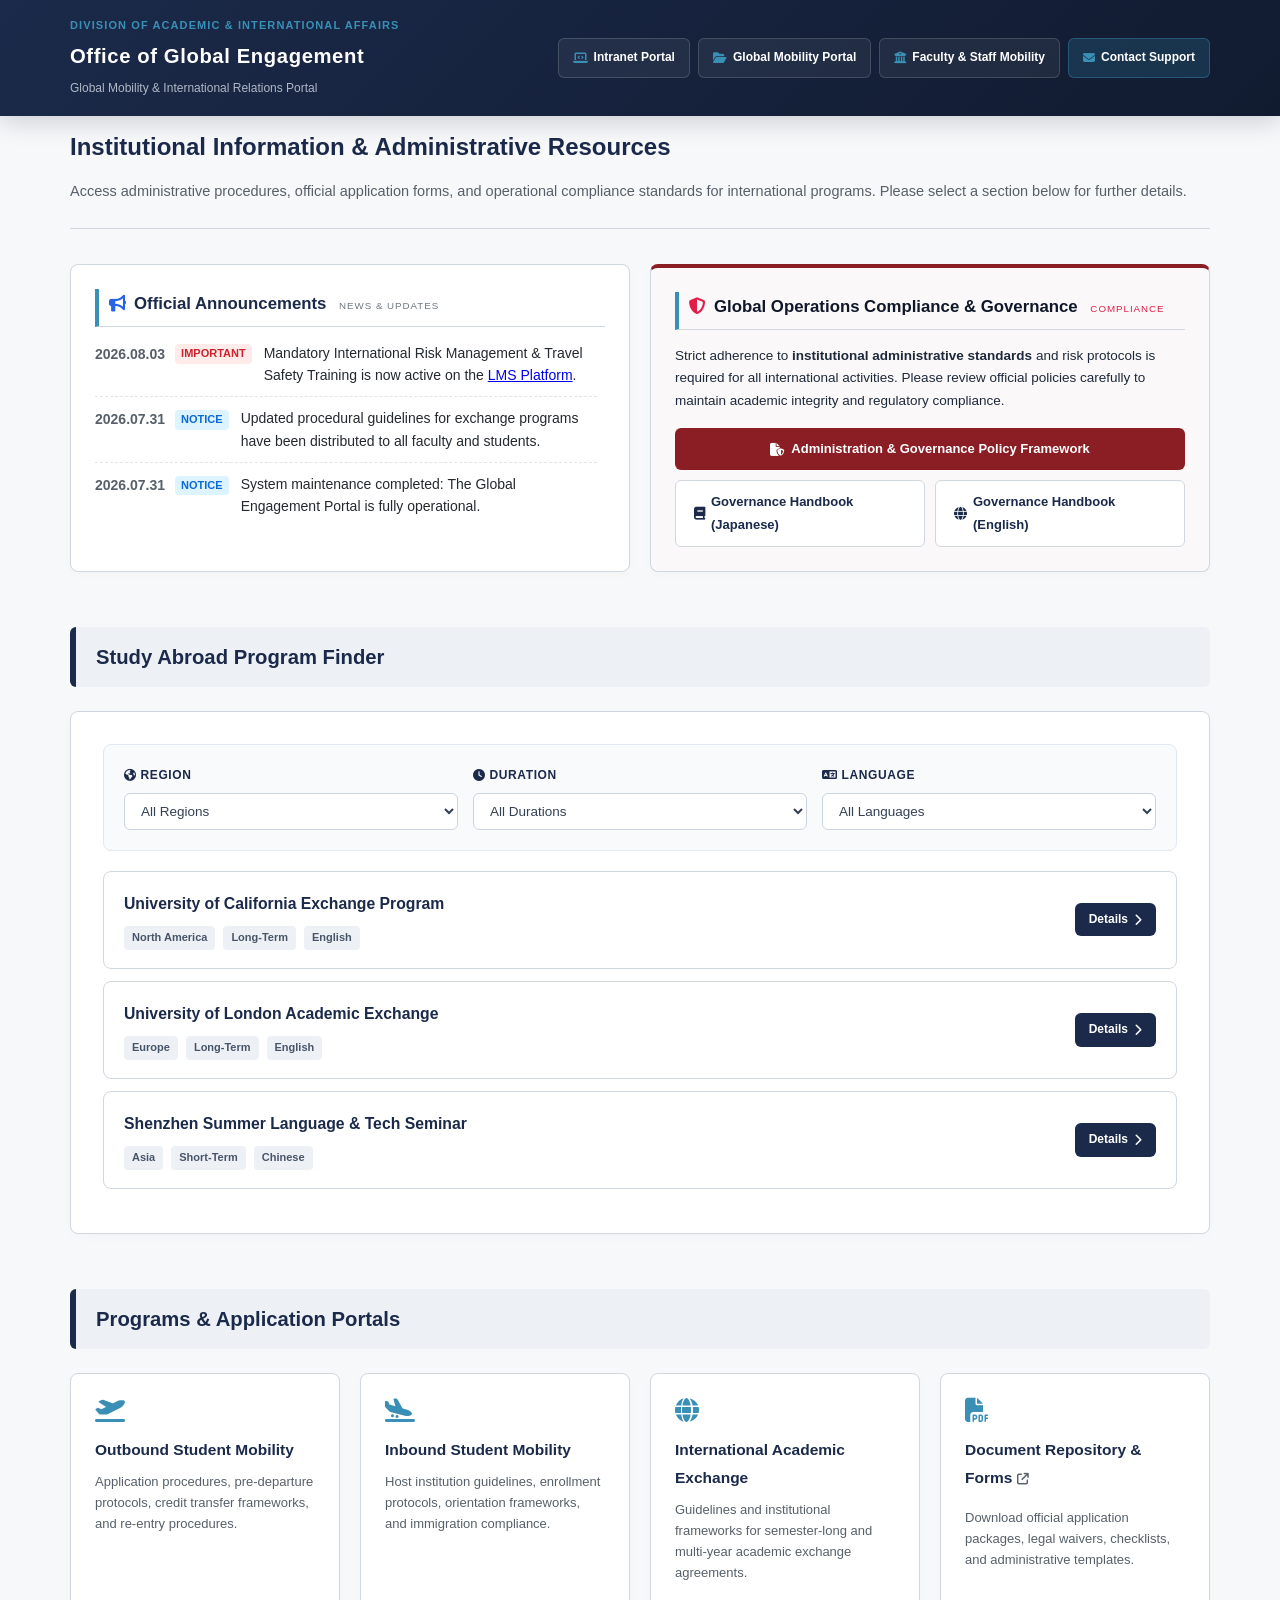
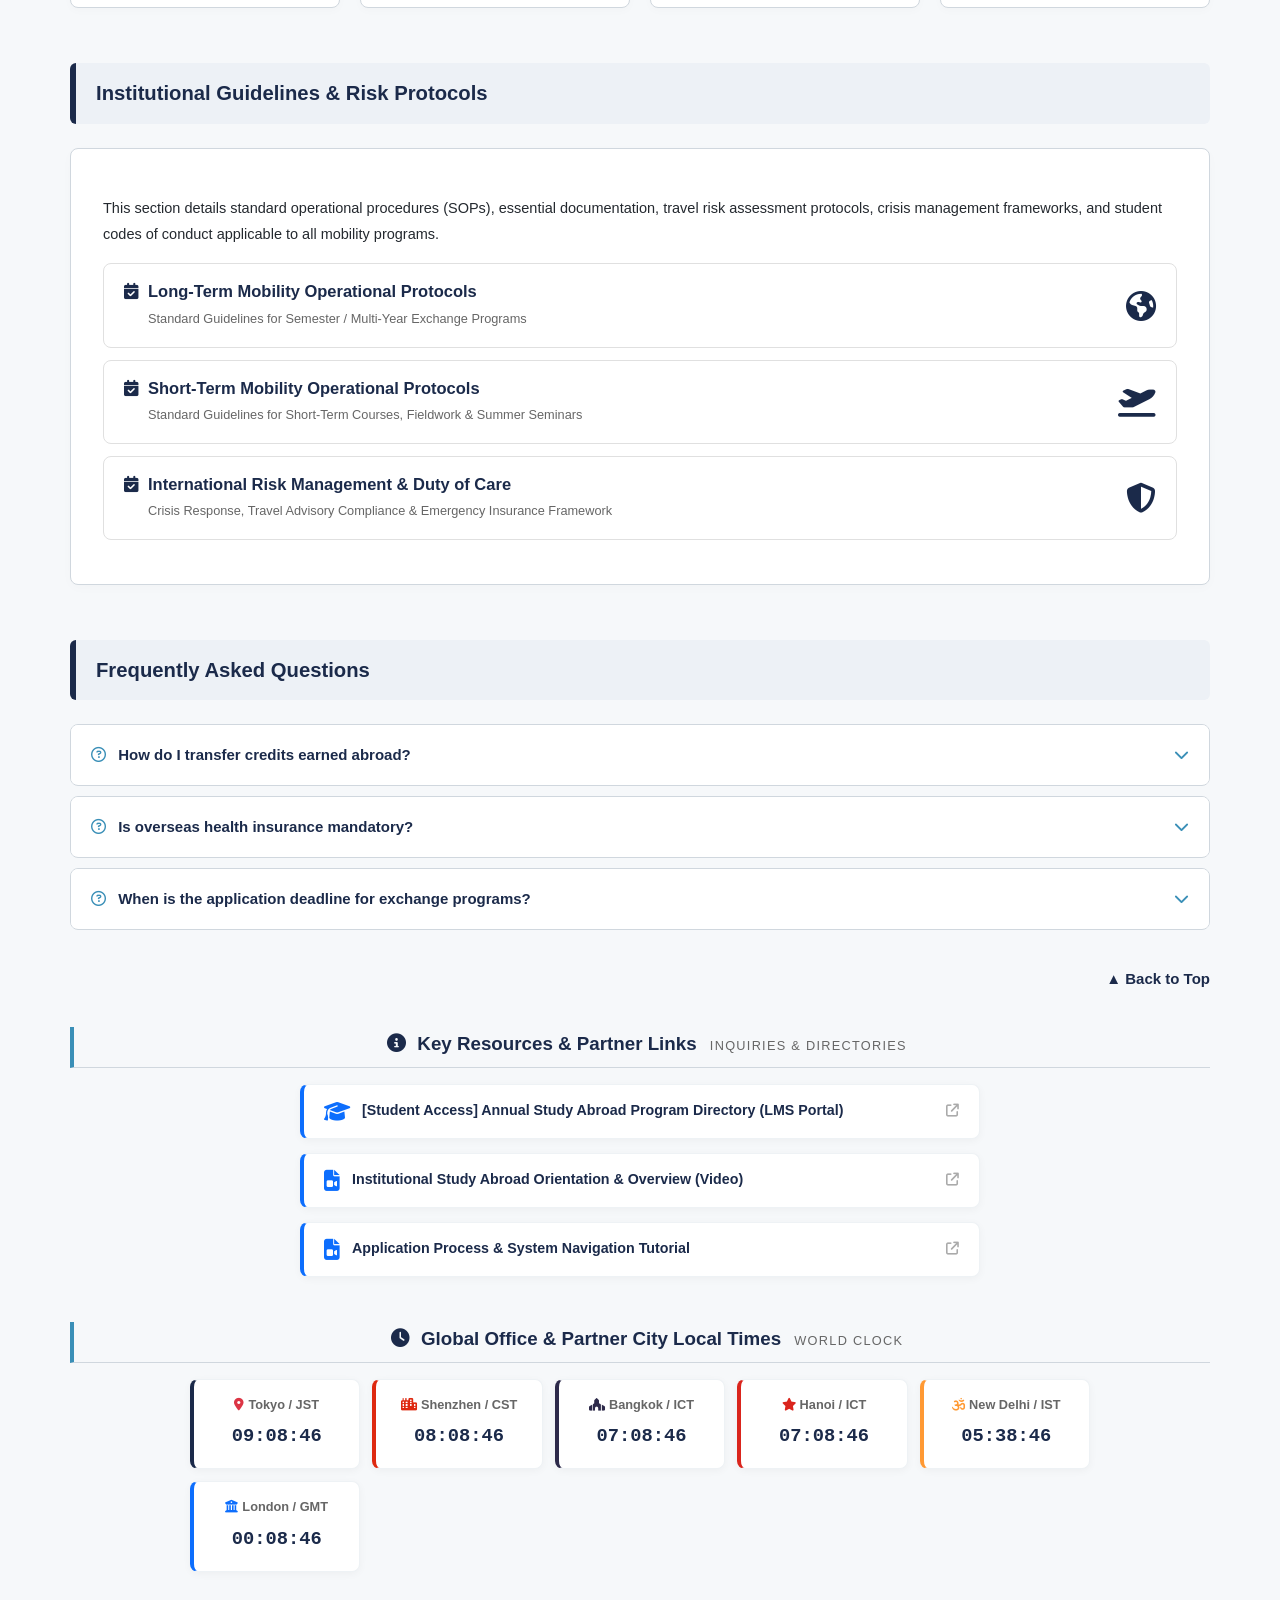
<file: index.html>
<!DOCTYPE html>
<html lang="en">
<head>
    <meta charset="UTF-8">
    <meta name="viewport" content="width=device-width, initial-scale=1.0">
    <meta property="og:title" content="Global Mobility & Study Abroad Portal" />
    <meta property="og:description" content="Official Institutional Information & Administrative Resources Portal for International Programs, Exchange Students, and Global Academic Partnerships." />
    <meta property="og:url" content="https://megumisv.github.io/universal-portal/" />
    <meta property="og:image" content="https://raw.githubusercontent.com/MegumiSV/universal-portal/main/ogp.png" />
    <meta property="og:image:width" content="1200" />
    <meta property="og:image:height" content="630" />
    <link rel="stylesheet" href="https://cdnjs.cloudflare.com/ajax/libs/font-awesome/6.5.1/css/all.min.css">
    <style>
        /* Base Styles (15px scale) */
        html, body {
            margin: 0; padding: 0; background-color: #f6f8fa;
            font-family: -apple-system, BlinkMacSystemFont, "Segoe UI", Roboto, "Helvetica Neue", Arial, sans-serif;
            line-height: 1.8; 
            color: #24292f;
            font-size: 15px;
            scroll-behavior: smooth;
        }

        /* Header Styling */
        .v2-premium-header {
            position: fixed;
            top: 0; left: 0; right: 0; z-index: 1000;
            background: linear-gradient(135deg, #1b2a4a 0%, #111b30 100%);
            color: #ffffff; 
            padding: 16px 40px; 
            box-shadow: 0 4px 25px rgba(17, 27, 48, 0.2);
            transition: transform 0.4s cubic-bezier(0.16, 1, 0.3, 1), box-shadow 0.4s ease;
            transform: translateY(0);
        }

        .v2-premium-header.hide {
            transform: translateY(-100%);
            box-shadow: none;
        }

        .header-container { 
            max-width: 1140px; 
            margin: 0 auto; 
            display: flex; 
            justify-content: space-between; 
            align-items: center; 
            gap: 20px;
        }
        
        .header-left { flex: 1; }
        .header-left h1 { font-size: 1.35rem; color: #ffffff; margin: 0; font-weight: 700; letter-spacing: 0.03em; }
        .header-left p { margin: 4px 0 0 0; font-size: 12px; color: #afb8c5; font-weight: 500; }
        
        .header-right { display: flex; align-items: center; }
        .header-btn-grid { display: flex; flex-direction: row; gap: 8px; align-items: center; }

        /* Navigation Buttons */
        .v2-sys-btn {
            display: inline-flex; align-items: center; gap: 6px;
            padding: 8px 14px; font-size: 12px; font-weight: 600;
            background: rgba(255, 255, 255, 0.06);
            color: #ffffff !important; text-decoration: none;
            border-radius: 6px; border: 1px solid rgba(255, 255, 255, 0.15);
            box-sizing: border-box;
            white-space: nowrap;
            transition: all 0.2s ease;
        }
        .v2-sys-btn:hover { 
            background: rgba(255, 255, 255, 0.15);
            border-color: #3a8fb7;
            transform: translateY(-1px);
        }

        .v2-sys-btn.mail-btn { background: rgba(58, 143, 183, 0.2); border-color: rgba(58, 143, 183, 0.4); }
        .v2-sys-btn.mail-btn:hover { background: rgba(58, 143, 183, 0.35); border-color: #3a8fb7; }

        /* Main Content Container */
        .main-wrapper { 
            max-width: 1140px; 
            margin: 125px auto 60px auto; 
            padding: 0 20px; 
        }

        /* Headings */
        h2 { 
            font-size: 1.35rem; color: #1b2a4a; background-color: #edf1f6; padding: 12px 20px; 
            border-radius: 6px; margin-top: 55px; margin-bottom: 24px; font-weight: 700; 
            border-left: 6px solid #1b2a4a;
            scroll-margin-top: 100px;
        }
        
        h3 { 
            font-size: 1.12rem; color: #1b2a4a; margin-top: 35px; margin-bottom: 16px; font-weight: 700; 
            border-left: 4px solid #3a8fb7; padding-left: 10px;
            border-bottom: 1px solid #d0d7de; padding-bottom: 6px; 
        }
        h3 small { font-size: 0.65rem; color: #6e7781; font-weight: 500; letter-spacing: 0.1em; margin-left: 8px; text-transform: uppercase; }
        
        /* Two-Column Flex Layout */
        .top-info-flex {
            display: flex;
            gap: 20px;
            margin-bottom: 35px;
        }
        .info-panel {
            flex: 1;
            background: #ffffff;
            border: 1px solid #d0d7de;
            border-radius: 8px;
            padding: 24px;
            box-shadow: 0 3px 10px rgba(0,0,0,0.02);
        }
        .info-panel h3 {
            margin-top: 0;
            margin-bottom: 15px;
        }

        /* Announcements List Box */
        .news-list-container {
            max-height: 180px;       
            overflow-y: auto;        
            padding-right: 8px;      
        }

        .news-list {
            list-style: none;
            padding: 0;
            margin: 0;
        }
        .news-list li {
            border-bottom: 1px dashed #e1e4e8;
            padding-bottom: 10px;
            margin-bottom: 10px;
            font-size: 14px;
            display: flex;
            align-items: flex-start;
        }
        .news-list li:last-child {
            border-bottom: none;
            padding-bottom: 0;
            margin-bottom: 0;
        }
        
        .news-meta {
            display: flex;
            align-items: center;
            flex-shrink: 0;
            margin-right: 12px;
        }
        
        .news-date {
            font-weight: 600;
            color: #57606a;
            margin-right: 10px;
        }
        
        /* News Badges */
        .news-badge {
            display: inline-block;
            padding: 2px 6px;
            font-size: 11px;
            font-weight: 700;
            border-radius: 4px;
            line-height: 1.4;
        }
        .news-badge.important {
            background: #ffebe9;
            color: #cf222e;
        }
        .news-badge.info {
            background: #ddf4ff;
            color: #0969da;
        }

        .news-content {
            flex-grow: 1;
            line-height: 1.6;
        }

        /* Compliance & Warning Panel */
        .warning-panel {
            border-top: 4px solid #8b1e25; 
            background: #faf8f8;
        }
        .warning-btn-group {
            display: flex;
            flex-direction: column;
            gap: 10px;
            margin-top: 15px;
        }
        .warning-btn-row {
            display: flex;
            gap: 10px;
        }
        
        /* Container Boxes */
        .fund-box { 
            background: #ffffff; border: 1px solid #d0d7de; padding: 32px; margin-bottom: 35px; 
            border-radius: 8px; box-shadow: 0 3px 12px rgba(0,0,0,0.02); 
        }

        /* Grid Layout */
        .menu-grid {
            display: grid;
            grid-template-columns: repeat(auto-fill, minmax(240px, 1fr));
            gap: 20px;
            margin-top: 20px;
        }
        .menu-card {
            background: #ffffff;
            border: 1px solid #d0d7de;
            border-radius: 8px;
            padding: 24px;
            text-decoration: none;
            color: #24292f;
            box-shadow: 0 3px 10px rgba(0,0,0,0.02);
            transition: all 0.25s ease;
            display: flex;
            flex-direction: column; 
        }
        .menu-card i {
            font-size: 24px;         
            color: #3a8fb7;
            margin-bottom: 14px;     
            display: inline-block;
        }
        .menu-card h4 {
            margin: 0 0 8px 0;
            font-size: 15.5px;
            color: #1b2a4a;
            font-weight: 700;
        }
        .menu-card p {
            margin: 0;
            font-size: 13px;
            color: #57606a;
            line-height: 1.6;
        }
        .menu-card:hover {
            border-color: #1b2a4a;
            transform: translateY(-3px);
            box-shadow: 0 8px 20px rgba(27, 42, 74, 0.08);
        }

        /* Action Buttons */
        .link-btn { 
            display: inline-flex; align-items: center; gap: 6px; background: #1b2a4a; 
            color: #fff !important; text-decoration: none; padding: 9px 18px; border-radius: 6px; 
            font-size: 13px; font-weight: 600;
            transition: all 0.2s; 
            justify-content: center;
            box-sizing: border-box;
        }
        .link-btn:hover { background: #2b3e6b; transform: translateY(-1px); }
        .link-btn-danger { background: #8b1e25; }
        .link-btn-danger:hover { background: #6b151a; }
        .link-btn-muted-outline { background: #ffffff; color: #1b2a4a !important; border: 1px solid #d0d7de; }
        .link-btn-muted-outline:hover { background: #f6f8fa; border-color: #c0c7ce; transform: translateY(-1px); }

        ul { padding-left: 20px; font-size: 14.5px; color: #24292f; }
        li { margin-bottom: 8px; }

        /* --- New Components: Filter & FAQ --- */
        
        /* Filter Controls */
        .filter-controls {
            display: grid;
            grid-template-columns: repeat(auto-fit, minmax(180px, 1fr));
            gap: 15px;
            background: #f8fafc;
            padding: 20px;
            border-radius: 8px;
            border: 1px solid #e2e8f0;
            margin-bottom: 20px;
        }
        .filter-group {
            display: flex;
            flex-direction: column;
            gap: 6px;
        }
        .filter-group label {
            font-size: 12px;
            font-weight: 700;
            color: #1b2a4a;
            text-transform: uppercase;
            letter-spacing: 0.05em;
        }
        .filter-select {
            padding: 9px 12px;
            border-radius: 6px;
            border: 1px solid #cbd5e1;
            background-color: #ffffff;
            font-size: 13.5px;
            color: #334155;
            outline: none;
            transition: border-color 0.2s;
        }
        .filter-select:focus {
            border-color: #3a8fb7;
        }

        /* Program List Items */
        .program-card {
            background: #ffffff;
            border: 1px solid #d0d7de;
            border-radius: 8px;
            padding: 18px 20px;
            margin-bottom: 12px;
            display: flex;
            justify-content: space-between;
            align-items: center;
            transition: all 0.2s ease;
        }
        .program-card:hover {
            border-color: #3a8fb7;
            box-shadow: 0 4px 12px rgba(0,0,0,0.05);
        }
        .program-info {
            display: flex;
            flex-direction: column;
            gap: 4px;
        }
        .program-title {
            font-weight: 700;
            font-size: 1.05rem;
            color: #1b2a4a;
        }
        .program-tags {
            display: flex;
            gap: 8px;
            flex-wrap: wrap;
            margin-top: 4px;
        }
        .program-tag {
            font-size: 11px;
            padding: 2px 8px;
            border-radius: 4px;
            background: #edf1f6;
            color: #475569;
            font-weight: 600;
        }

        /* Interactive FAQ Accordion */
        .faq-item {
            background: #ffffff;
            border: 1px solid #d0d7de;
            border-radius: 8px;
            margin-bottom: 10px;
            overflow: hidden;
            transition: border-color 0.2s;
        }
        .faq-question {
            padding: 16px 20px;
            font-weight: 700;
            color: #1b2a4a;
            cursor: pointer;
            display: flex;
            justify-content: space-between;
            align-items: center;
            user-select: none;
            background-color: #ffffff;
            transition: background-color 0.2s;
        }
        .faq-question:hover {
            background-color: #f8fafc;
        }
        .faq-answer {
            padding: 0 20px;
            max-height: 0;
            overflow: hidden;
            transition: max-height 0.3s ease, padding 0.3s ease;
            color: #475569;
            font-size: 14px;
            border-top: 1px solid transparent;
        }
        .faq-item.active .faq-answer {
            padding: 16px 20px;
            max-height: 200px;
            border-top-color: #e2e8f0;
            background-color: #fafafa;
        }
        .faq-icon {
            transition: transform 0.3s ease;
            color: #3a8fb7;
        }
        .faq-item.active .faq-icon {
            transform: rotate(180deg);
        }

        /* Responsive Design */
        @media screen and (max-width: 1024px) {
            html, body { font-size: 14.5px; }
            .v2-premium-header { padding: 16px 20px; position: relative; } 
            .header-container { flex-direction: column; align-items: flex-start; gap: 16px; }
            .header-left h1 { font-size: 1.25rem; }
            .header-left p { font-size: 11px; }
            .header-right { width: 100%; }
            .header-btn-grid { width: 100%; display: grid; grid-template-columns: repeat(2, 1fr); gap: 8px; } 
            .v2-sys-btn { padding: 10px 12px; font-size: 11px; justify-content: center; text-align: center; white-space: normal; }
            .v2-sys-btn span { display: inline-block; margin-top: 0; }
            .v2-sys-btn.mail-btn { grid-column: span 2; } 
            
            .main-wrapper { margin-top: 25px; padding: 0 16px; } 
            .top-info-flex { flex-direction: column; gap: 15px; }
            .warning-btn-row { flex-direction: column; gap: 10px; } 
            .menu-grid { grid-template-columns: 1fr; gap: 12px; }
            .news-list li { flex-direction: column; align-items: flex-start; gap: 4px; }
            .news-meta { margin-right: 0; }
            .program-card { flex-direction: column; align-items: flex-start; gap: 12px; }
        }

        /* Print Styles */
        @media print {
            .v2-premium-header {
                position: relative !important;
                background: #ffffff !important;
                color: #000000 !important;
                box-shadow: none !important;
                padding: 0 0 15px 0 !important;
                border-bottom: 2px solid #1b2a4a !important;
                transform: none !important;
            }
            .header-container { display: block !important; }
            .header-left p, .header-right { display: none !important; }
            .header-left h1 { color: #1b2a4a !important; font-size: 1.6rem !important; }
            .main-wrapper { margin-top: 20px !important; padding: 0 !important; }
            h2 { background: #f0f0f0 !important; border-left: 6px solid #1b2a4a !important; page-break-after: avoid; }
            .news-list-container { max-height: 180px !important; overflow: hidden !important; }
            .top-info-flex { display: block !important; }
            .info-panel { margin-bottom: 20px !important; page-break-inside: avoid; background: #ffffff !important; box-shadow: none !important; }
            .menu-grid { display: block !important; }
            .menu-card { margin-bottom: 15px !important; page-break-inside: avoid; box-shadow: none !important; border: 1px solid #cccccc !important; }
            .menu-card i { display: none !important; }
            .fund-box { page-break-inside: avoid; box-shadow: none !important; border: 1px solid #cccccc !important; }
            .link-btn { display: none !important; }
            .filter-controls { display: none !important; }
            .faq-answer { max-height: none !important; padding: 10px 20px !important; }
        }
    </style>
</head>
<body>

    <header class="v2-premium-header" id="mainHeader">
        <div class="header-container">
            <div class="header-left">
                <div style="font-size: 11px; color: #3a8fb7; font-weight: 700; text-transform: uppercase; letter-spacing: 0.1em; margin-bottom: 2px;">Division of Academic & International Affairs</div>
                <h1>Office of Global Engagement</h1>
                <p>Global Mobility & International Relations Portal</p>
            </div>
            
            <div class="header-right">
                <div class="header-btn-grid">
                    <a href="#" target="_blank" class="v2-sys-btn">
                        <i class="fa-solid fa-laptop-code" style="color: #3a8fb7;"></i> <span>Intranet Portal</span>
                    </a>
                    <a href="#" target="_blank" class="v2-sys-btn">
                        <i class="fa-solid fa-folder-open" style="color: #3a8fb7;"></i> <span>Global Mobility Portal</span>
                    </a>
                    <a href="#" target="_blank" class="v2-sys-btn">
                        <i class="fa-solid fa-building-columns" style="color: #3a8fb7;"></i> <span>Faculty & Staff Mobility</span>
                    </a>
                    <a href="mailto:sample-contact@example.com" class="v2-sys-btn mail-btn" title="Contact Support">
                        <i class="fa-solid fa-envelope" style="color: #3a8fb7;"></i> <span>Contact Support</span>
                    </a>
                </div>
            </div>
        </div>
    </header>
    
    <div class="main-wrapper">

        <div style="margin-bottom: 35px; border-bottom: 1px solid #d0d7de; padding-bottom: 24px;">
            <h2 style="background: none; border: none; padding: 0; margin: 0 0 10px 0; font-size: 1.6rem; color: #1b2a4a;">Institutional Information & Administrative Resources</h2>
            <p style="margin: 0; font-size: 14.5px; color: #57606a;">Access administrative procedures, official application forms, and operational compliance standards for international programs. Please select a section below for further details.</p>
        </div>

        <!-- Top Information Flex Section -->
        <div class="top-info-flex">
            <!-- News Panel -->
            <div class="info-panel">
                <div class="panel-head">
                    <h3>
                        <span><i class="fa-solid fa-bullhorn" style="color: #2563eb; margin-right: 8px;"></i>Official Announcements</span>
                        <small>News & Updates</small>
                    </h3>
                </div>
                
                <div class="news-list-container">
                    <ul class="news-list">
                         <li>
                            <div class="news-meta">
                                <span class="news-date">2026.08.03</span>
                                <span class="news-badge important">IMPORTANT</span>
                            </div>
                            <span class="news-content">Mandatory International Risk Management & Travel Safety Training is now active on the <a href="#" target="_blank">LMS Platform</a>.</span>
                        </li>
                        <li>
                            <div class="news-meta">
                                <span class="news-date">2026.07.31</span>
                                <span class="news-badge info">NOTICE</span>
                            </div>
                            <span class="news-content">Updated procedural guidelines for exchange programs have been distributed to all faculty and students.</span>
                        </li>
                        <li>
                            <div class="news-meta">
                                <span class="news-date">2026.07.31</span>
                                <span class="news-badge info">NOTICE</span>
                            </div>
                            <span class="news-content">System maintenance completed: The Global Engagement Portal is fully operational.</span>
                        </li>
                    </ul>
                </div>
            </div>

            <!-- Compliance Panel -->
            <div class="info-panel warning-panel">
                <div class="panel-head">
                    <h3>
                        <span style="color: #0f172a;"><i class="fa-solid fa-shield-halved" style="color: #e11d48; margin-right: 8px;"></i>Global Operations Compliance & Governance</span>
                        <small style="color: #e11d48;">Compliance</small>
                    </h3>
                </div>
                
                <div class="warning-body">
                    <p style="font-size: 13.5px; margin: 0; color: #1e293b; line-height: 1.7;">
                        Strict adherence to <strong>institutional administrative standards</strong> and risk protocols is required for all international activities. Please review official policies carefully to maintain academic integrity and regulatory compliance.
                    </p>
                    
                    <div class="warning-btn-group">
                        <a href="#" class="link-btn link-btn-danger" target="_blank">
                            <i class="fa-solid fa-file-shield"></i> Administration & Governance Policy Framework
                        </a>
                        
                        <div class="warning-btn-row">
                            <a href="#" class="link-btn link-btn-muted-outline" target="_blank" style="flex: 1;">
                                <i class="fa-solid fa-book"></i> Governance Handbook (Japanese)
                            </a>
                            <a href="#" class="link-btn link-btn-muted-outline" target="_blank" style="flex: 1;">
                                <i class="fa-solid fa-globe"></i> Governance Handbook (English)
                            </a>
                        </div>
                    </div>
                </div>
            </div>
        </div>

        <!-- NEW: Program Search Filter Section -->
        <h2>Study Abroad Program Finder</h2>
        <div class="fund-box">
            <div class="filter-controls">
                <div class="filter-group">
                    <label for="filter-region"><i class="fa-solid fa-earth-americas"></i> Region</label>
                    <select id="filter-region" class="filter-select">
                        <option value="all">All Regions</option>
                        <option value="north-america">North America</option>
                        <option value="europe">Europe</option>
                        <option value="asia">Asia</option>
                    </select>
                </div>
                <div class="filter-group">
                    <label for="filter-type"><i class="fa-solid fa-clock"></i> Duration</label>
                    <select id="filter-type" class="filter-select">
                        <option value="all">All Durations</option>
                        <option value="long-term">Long-Term (Semester/Year)</option>
                        <option value="short-term">Short-Term (Summer/Spring)</option>
                    </select>
                </div>
                <div class="filter-group">
                    <label for="filter-lang"><i class="fa-solid fa-language"></i> Language</label>
                    <select id="filter-lang" class="filter-select">
                        <option value="all">All Languages</option>
                        <option value="english">English</option>
                        <option value="chinese">Chinese</option>
                    </select>
                </div>
            </div>

            <div id="program-list">
                <div class="program-card" data-region="north-america" data-type="long-term" data-lang="english">
                    <div class="program-info">
                        <span class="program-title">University of California Exchange Program</span>
                        <div class="program-tags">
                            <span class="program-tag">North America</span>
                            <span class="program-tag">Long-Term</span>
                            <span class="program-tag">English</span>
                        </div>
                    </div>
                    <a href="#" class="link-btn" style="padding: 6px 14px; font-size: 12px;">Details <i class="fa-solid fa-chevron-right"></i></a>
                </div>

                <div class="program-card" data-region="europe" data-type="long-term" data-lang="english">
                    <div class="program-info">
                        <span class="program-title">University of London Academic Exchange</span>
                        <div class="program-tags">
                            <span class="program-tag">Europe</span>
                            <span class="program-tag">Long-Term</span>
                            <span class="program-tag">English</span>
                        </div>
                    </div>
                    <a href="#" class="link-btn" style="padding: 6px 14px; font-size: 12px;">Details <i class="fa-solid fa-chevron-right"></i></a>
                </div>

                <div class="program-card" data-region="asia" data-type="short-term" data-lang="chinese">
                    <div class="program-info">
                        <span class="program-title">Shenzhen Summer Language & Tech Seminar</span>
                        <div class="program-tags">
                            <span class="program-tag">Asia</span>
                            <span class="program-tag">Short-Term</span>
                            <span class="program-tag">Chinese</span>
                        </div>
                    </div>
                    <a href="#" class="link-btn" style="padding: 6px 14px; font-size: 12px;">Details <i class="fa-solid fa-chevron-right"></i></a>
                </div>
            </div>
        </div>

        <h2>Programs & Application Portals</h2>
        <div class="menu-grid">
            <a href="#" target="_blank" class="menu-card">
                <i class="fa-solid fa-plane-departure"></i>
                <h4>Outbound Student Mobility</h4>
                <p>Application procedures, pre-departure protocols, credit transfer frameworks, and re-entry procedures.</p>
            </a>
            
            <a href="#" target="_blank" class="menu-card">
                <i class="fa-solid fa-plane-arrival"></i>
                <h4>Inbound Student Mobility</h4>
                <p>Host institution guidelines, enrollment protocols, orientation frameworks, and immigration compliance.</p>
            </a>
            
            <a href="#" target="_blank" class="menu-card">
                <i class="fa-solid fa-globe"></i>
                <h4>International Academic Exchange</h4>
                <p>Guidelines and institutional frameworks for semester-long and multi-year academic exchange agreements.</p>
            </a>
            
            <a href="#" target="_blank" class="menu-card">
                <i class="fa-solid fa-file-pdf" style="color: #3a8fb7;"></i>
                <h4>Document Repository & Forms <i class="fa-solid fa-arrow-up-right-from-square" style="font-size: 0.75em; color: #57606a;"></i></h4>
                <p>Download official application packages, legal waivers, checklists, and administrative templates.</p>
            </a>
        </div>

        <h2>Institutional Guidelines & Risk Protocols</h2>
        <div class="fund-box">
            <p style="margin-bottom: 16px; font-size: 14.5px;">
                This section details standard operational procedures (SOPs), essential documentation, travel risk assessment protocols, crisis management frameworks, and student codes of conduct applicable to all mobility programs.
            </p>

            <!-- 1. Long-term -->
            <a href="#" target="_blank" style="text-decoration: none; color: inherit; display: flex; justify-content: space-between; align-items: center; padding: 16px 20px; border-radius: 8px; border: 1px solid #e0e0e0; background-color: #ffffff; margin-bottom: 12px; transition: background-color 0.2s;" onmouseover="this.style.backgroundColor='#f5f9fc';" onmouseout="this.style.backgroundColor='#ffffff';">
                <div style="display: flex; align-items: flex-start;">
                    <i class="fa-solid fa-calendar-check" style="color: #1b2a4a; margin-right: 10px; margin-top: 3px; font-size: 1.1rem;"></i>
                    <div>
                        <div style="font-weight: bold; font-size: 1.1rem; color: #1b2a4a; line-height: 1.4;">Long-Term Mobility Operational Protocols</div>
                        <div style="font-size: 0.85rem; color: #666666; margin-top: 4px;">Standard Guidelines for Semester / Multi-Year Exchange Programs</div>
                    </div>
                </div>
                <i class="fa-solid fa-earth-americas" style="font-size: 2rem; color: #1b2a4a; margin-left: 20px; flex-shrink: 0;"></i>
            </a>

            <!-- 2. Short-term -->
            <a href="#" target="_blank" style="text-decoration: none; color: inherit; display: flex; justify-content: space-between; align-items: center; padding: 16px 20px; border-radius: 8px; border: 1px solid #e0e0e0; background-color: #ffffff; margin-bottom: 12px; transition: background-color 0.2s;" onmouseover="this.style.backgroundColor='#f5f9fc';" onmouseout="this.style.backgroundColor='#ffffff';">
                <div style="display: flex; align-items: flex-start;">
                    <i class="fa-solid fa-calendar-check" style="color: #1b2a4a; margin-right: 10px; margin-top: 3px; font-size: 1.1rem;"></i>
                    <div>
                        <div style="font-weight: bold; font-size: 1.1rem; color: #1b2a4a; line-height: 1.4;">Short-Term Mobility Operational Protocols</div>
                        <div style="font-size: 0.85rem; color: #666666; margin-top: 4px;">Standard Guidelines for Short-Term Courses, Fieldwork & Summer Seminars</div>
                    </div>
                </div>
                <i class="fa-solid fa-plane-departure" style="font-size: 2rem; color: #1b2a4a; margin-left: 20px; flex-shrink: 0;"></i>
            </a>

            <!-- 3. Risk Management -->
            <a href="#" target="_blank" style="text-decoration: none; color: inherit; display: flex; justify-content: space-between; align-items: center; padding: 16px 20px; border-radius: 8px; border: 1px solid #e0e0e0; background-color: #ffffff; margin-bottom: 12px; transition: background-color 0.2s;" onmouseover="this.style.backgroundColor='#f5f9fc';" onmouseout="this.style.backgroundColor='#ffffff';">
                <div style="display: flex; align-items: flex-start;">
                    <i class="fa-solid fa-calendar-check" style="color: #1b2a4a; margin-right: 10px; margin-top: 3px; font-size: 1.1rem;"></i>
                    <div>
                        <div style="font-weight: bold; font-size: 1.1rem; color: #1b2a4a; line-height: 1.4;">International Risk Management & Duty of Care</div>
                        <div style="font-size: 0.85rem; color: #666666; margin-top: 4px;">Crisis Response, Travel Advisory Compliance & Emergency Insurance Framework</div>
                    </div>
                </div>
                <i class="fa-solid fa-shield-halved" style="font-size: 2rem; color: #1b2a4a; margin-left: 20px; flex-shrink: 0;"></i>
            </a>
        </div>

        <!-- NEW: Interactive FAQ Section -->
        <h2>Frequently Asked Questions</h2>
        <div style="margin-bottom: 35px;">
            <div class="faq-item">
                <div class="faq-question">
                    <span><i class="fa-regular fa-circle-question" style="color: #3a8fb7; margin-right: 8px;"></i> How do I transfer credits earned abroad?</span>
                    <i class="fa-solid fa-chevron-down faq-icon"></i>
                </div>
                <div class="faq-answer">
                    Credit transfer evaluations must be submitted prior to departure through the Academic Affairs Portal. Please consult with your department advisor to verify course equivalencies.
                </div>
            </div>

            <div class="faq-item">
                <div class="faq-question">
                    <span><i class="fa-regular fa-circle-question" style="color: #3a8fb7; margin-right: 8px;"></i> Is overseas health insurance mandatory?</span>
                    <i class="fa-solid fa-chevron-down faq-icon"></i>
                </div>
                <div class="faq-answer">
                    Yes, all participating students must enroll in the university's designated overseas travel and health insurance policy for the entire duration of the program.
                </div>
            </div>

            <div class="faq-item">
                <div class="faq-question">
                    <span><i class="fa-regular fa-circle-question" style="color: #3a8fb7; margin-right: 8px;"></i> When is the application deadline for exchange programs?</span>
                    <i class="fa-solid fa-chevron-down faq-icon"></i>
                </div>
                <div class="faq-answer">
                    Application deadlines vary by partner institution. Generally, Spring semester applications close in October, and Fall semester applications close in April.
                </div>
            </div>
        </div>

        <p style="text-align: right;"><a href="#mainHeader" style="color: #1b2a4a; font-weight: 600; text-decoration: none;">▲ Back to Top</a></p>

        <!-- === Related Links === -->
        <h3 style="margin-top: 35px; color: #1b2a4a; font-size: 1.25rem; text-align: center;">
            <i class="fa-solid fa-circle-info" style="color: #1b2a4a; margin-right: 6px;"></i>
            Key Resources & Partner Links
            <small style="color: #666666; font-size: 0.85rem; margin-left: 8px; font-weight: normal;">INQUIRIES & DIRECTORIES</small>
        </h3>

        <div style="display: flex; flex-direction: column; gap: 14px; margin: 16px auto 0; max-width: 680px;">
            <a href="#" target="_blank" style="text-decoration: none; color: #1b2a4a; display: flex; align-items: center; justify-content: space-between; padding: 16px 20px; border-radius: 8px; background-color: #ffffff; border: 1px solid #eef2f5; border-left: 4px solid #0d6efd; box-shadow: 0 2px 8px rgba(0,0,0,0.04); transition: all 0.25s ease;" onmouseover="this.style.transform='translateY(-2px)'; this.style.boxShadow='0 4px 12px rgba(0,0,0,0.08)';" onmouseout="this.style.transform='translateY(0)'; this.style.boxShadow='0 2px 8px rgba(0,0,0,0.04)';">
                <div style="display: flex; align-items: center; gap: 12px;">
                    <i class="fa-solid fa-graduation-cap" style="color: #0d6efd; font-size: 1.4rem;"></i>
                    <span style="font-size: 0.95rem; font-weight: 600; line-height: 1.4;">[Student Access] Annual Study Abroad Program Directory (LMS Portal)</span>
                </div>
                <i class="fa-solid fa-arrow-up-right-from-square" style="font-size: 0.85rem; color: #aaaaaa; margin-left: 12px; flex-shrink: 0;"></i>
            </a>

            <a href="#" target="_blank" style="text-decoration: none; color: #1b2a4a; display: flex; align-items: center; justify-content: space-between; padding: 16px 20px; border-radius: 8px; background-color: #ffffff; border: 1px solid #eef2f5; border-left: 4px solid #0d6efd; box-shadow: 0 2px 8px rgba(0,0,0,0.04); transition: all 0.25s ease;" onmouseover="this.style.transform='translateY(-2px)'; this.style.boxShadow='0 4px 12px rgba(0,0,0,0.08)';" onmouseout="this.style.transform='translateY(0)'; this.style.boxShadow='0 2px 8px rgba(0,0,0,0.04)';">
                <div style="display: flex; align-items: center; gap: 12px;">
                    <i class="fa-solid fa-file-video" style="color: #0d6efd; font-size: 1.4rem;"></i>
                    <span style="font-size: 0.95rem; font-weight: 600; line-height: 1.4;">Institutional Study Abroad Orientation & Overview (Video)</span>
                </div>
                <i class="fa-solid fa-arrow-up-right-from-square" style="font-size: 0.85rem; color: #aaaaaa; margin-left: 12px; flex-shrink: 0;"></i>
            </a>

            <a href="#" target="_blank" style="text-decoration: none; color: #1b2a4a; display: flex; align-items: center; justify-content: space-between; padding: 16px 20px; border-radius: 8px; background-color: #ffffff; border: 1px solid #eef2f5; border-left: 4px solid #0d6efd; box-shadow: 0 2px 8px rgba(0,0,0,0.04); transition: all 0.25s ease;" onmouseover="this.style.transform='translateY(-2px)'; this.style.boxShadow='0 4px 12px rgba(0,0,0,0.08)';" onmouseout="this.style.transform='translateY(0)'; this.style.boxShadow='0 2px 8px rgba(0,0,0,0.04)';">
                <div style="display: flex; align-items: center; gap: 12px;">
                    <i class="fa-solid fa-file-video" style="color: #0d6efd; font-size: 1.4rem;"></i>
                    <span style="font-size: 0.95rem; font-weight: 600; line-height: 1.4;">Application Process & System Navigation Tutorial</span>
                </div>
                <i class="fa-solid fa-arrow-up-right-from-square" style="font-size: 0.85rem; color: #aaaaaa; margin-left: 12px; flex-shrink: 0;"></i>
            </a>
        </div>

        <!-- === World Clock === -->
        <h3 style="margin-top: 45px; color: #1b2a4a; font-size: 1.25rem; text-align: center;">
            <i class="fa-solid fa-clock" style="color: #1b2a4a; margin-right: 6px;"></i>
            Global Office & Partner City Local Times
            <small style="color: #666666; font-size: 0.85rem; margin-left: 8px; font-weight: normal;">WORLD CLOCK</small>
        </h3>

        <div style="display: grid; grid-template-columns: repeat(auto-fit, minmax(160px, 1fr)); gap: 12px; margin: 16px auto 0; max-width: 900px;">
            <div style="background-color: #ffffff; padding: 14px 16px; border-radius: 8px; border: 1px solid #eef2f5; border-left: 4px solid #1b2a4a; box-shadow: 0 2px 8px rgba(0,0,0,0.04); text-align: center;">
                <div style="font-size: 0.85rem; font-weight: 600; color: #666666; margin-bottom: 4px;">
                    <i class="fa-solid fa-location-dot" style="color: #dc3545; margin-right: 4px;"></i>Tokyo / JST
                </div>
                <div id="clock-jst" style="font-size: 1.25rem; font-weight: bold; color: #1b2a4a; font-family: monospace;">--:--:--</div>
            </div>

            <div style="background-color: #ffffff; padding: 14px 16px; border-radius: 8px; border: 1px solid #eef2f5; border-left: 4px solid #de2910; box-shadow: 0 2px 8px rgba(0,0,0,0.04); text-align: center;">
                <div style="font-size: 0.85rem; font-weight: 600; color: #666666; margin-bottom: 4px;">
                    <i class="fa-solid fa-city" style="color: #de2910; margin-right: 4px;"></i>Shenzhen / CST
                </div>
                <div id="clock-shenzhen" style="font-size: 1.25rem; font-weight: bold; color: #1b2a4a; font-family: monospace;">--:--:--</div>
            </div>

            <div style="background-color: #ffffff; padding: 14px 16px; border-radius: 8px; border: 1px solid #eef2f5; border-left: 4px solid #2d2a4a; box-shadow: 0 2px 8px rgba(0,0,0,0.04); text-align: center;">
                <div style="font-size: 0.85rem; font-weight: 600; color: #666666; margin-bottom: 4px;">
                    <i class="fa-solid fa-place-of-worship" style="color: #2d2a4a; margin-right: 4px;"></i>Bangkok / ICT
                </div>
                <div id="clock-thailand" style="font-size: 1.25rem; font-weight: bold; color: #1b2a4a; font-family: monospace;">--:--:--</div>
            </div>

            <div style="background-color: #ffffff; padding: 14px 16px; border-radius: 8px; border: 1px solid #eef2f5; border-left: 4px solid #da251d; box-shadow: 0 2px 8px rgba(0,0,0,0.04); text-align: center;">
                <div style="font-size: 0.85rem; font-weight: 600; color: #666666; margin-bottom: 4px;">
                    <i class="fa-solid fa-star" style="color: #da251d; margin-right: 4px;"></i>Hanoi / ICT
                </div>
                <div id="clock-vietnam" style="font-size: 1.25rem; font-weight: bold; color: #1b2a4a; font-family: monospace;">--:--:--</div>
            </div>

            <div style="background-color: #ffffff; padding: 14px 16px; border-radius: 8px; border: 1px solid #eef2f5; border-left: 4px solid #ff9933; box-shadow: 0 2px 8px rgba(0,0,0,0.04); text-align: center;">
                <div style="font-size: 0.85rem; font-weight: 600; color: #666666; margin-bottom: 4px;">
                    <i class="fa-solid fa-om" style="color: #ff9933; margin-right: 4px;"></i>New Delhi / IST
                </div>
                <div id="clock-india" style="font-size: 1.25rem; font-weight: bold; color: #1b2a4a; font-family: monospace;">--:--:--</div>
            </div>

            <div style="background-color: #ffffff; padding: 14px 16px; border-radius: 8px; border: 1px solid #eef2f5; border-left: 4px solid #0d6efd; box-shadow: 0 2px 8px rgba(0,0,0,0.04); text-align: center;">
                <div style="font-size: 0.85rem; font-weight: 600; color: #666666; margin-bottom: 4px;">
                    <i class="fa-solid fa-building-columns" style="color: #0d6efd; margin-right: 4px;"></i>London / GMT
                </div>
                <div id="clock-london" style="font-size: 1.25rem; font-weight: bold; color: #1b2a4a; font-family: monospace;">--:--:--</div>
            </div>
        </div>
    </div>

    <!-- JavaScript logic -->
    <script>
        // 1. World Clock Script
        function updateClocks() {
            const timezones = {
                'clock-jst': 'Asia/Tokyo',
                'clock-shenzhen': 'Asia/Shanghai',
                'clock-thailand': 'Asia/Bangkok',
                'clock-vietnam': 'Asia/Ho_Chi_Minh',
                'clock-india': 'Asia/Kolkata',
                'clock-london': 'Europe/London'
            };

            for (const [id, timeZone] of Object.entries(timezones)) {
                const el = document.getElementById(id);
                if (el) {
                    const now = new Date();
                    const timeString = now.toLocaleTimeString('en-US', {
                        timeZone: timeZone,
                        hour12: false,
                        hour: '2-digit',
                        minute: '2-digit',
                        second: '2-digit'
                    });
                    el.textContent = timeString;
                }
            }
        }
        setInterval(updateClocks, 1000);
        updateClocks();

        // 2. Program Filter Script
        const regionSelect = document.getElementById('filter-region');
        const typeSelect = document.getElementById('filter-type');
        const langSelect = document.getElementById('filter-lang');
        const programCards = document.querySelectorAll('.program-card');

        function filterPrograms() {
            const regionVal = regionSelect.value;
            const typeVal = typeSelect.value;
            const langVal = langSelect.value;

            programCards.forEach(card => {
                const matchRegion = (regionVal === 'all' || card.dataset.region === regionVal);
                const matchType = (typeVal === 'all' || card.dataset.type === typeVal);
                const matchLang = (langVal === 'all' || card.dataset.lang === langVal);

                if (matchRegion && matchType && matchLang) {
                    card.style.display = 'flex';
                } else {
                    card.style.display = 'none';
                }
            });
        }

        regionSelect.addEventListener('change', filterPrograms);
        typeSelect.addEventListener('change', filterPrograms);
        langSelect.addEventListener('change', filterPrograms);

        // 3. FAQ Accordion Script
        document.querySelectorAll('.faq-question').forEach(item => {
            item.addEventListener('click', () => {
                const faqItem = item.parentElement;
                faqItem.classList.toggle('active');
            });
        });
    </script>
</body>
</html>
</file>
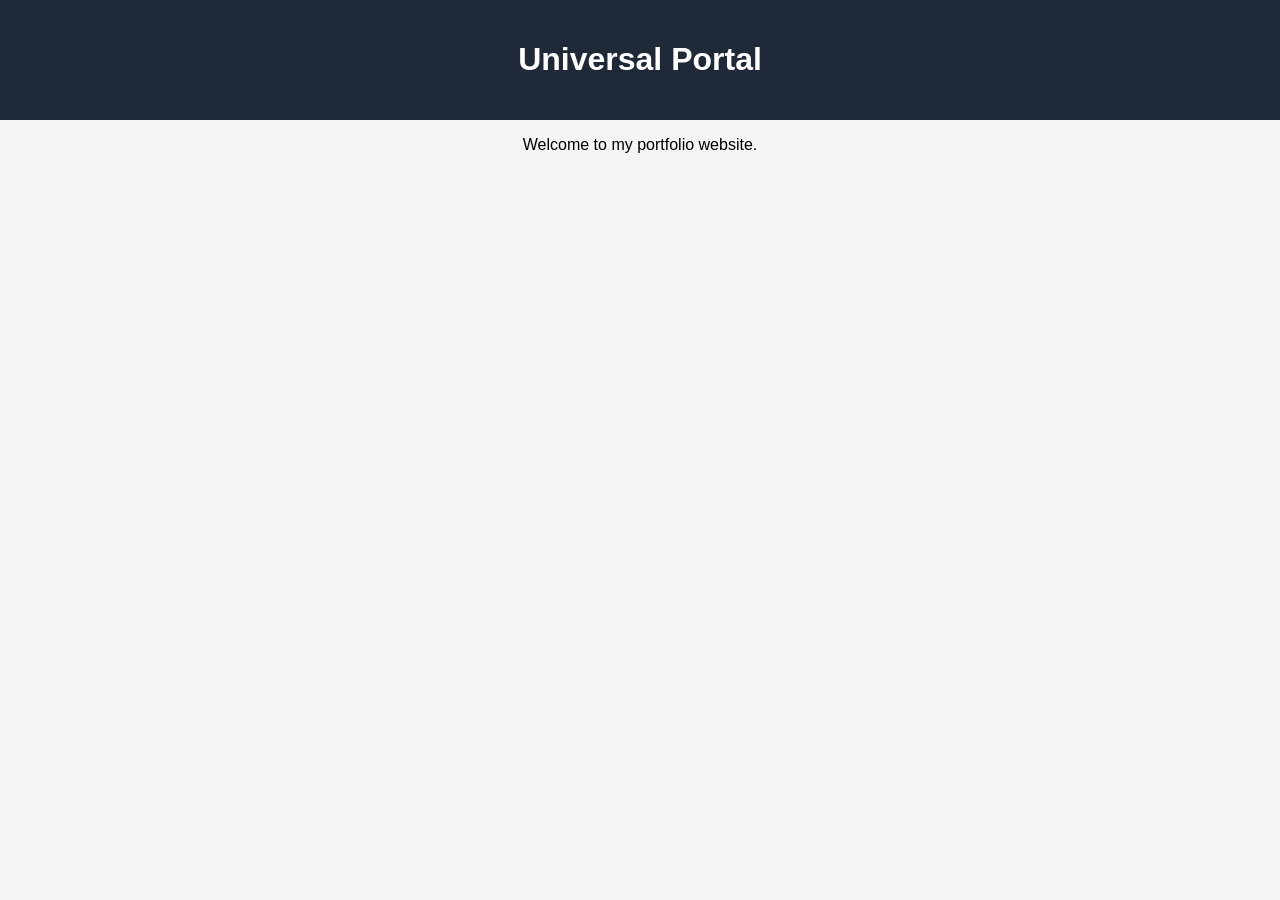
<file: image.html>
<!DOCTYPE html>
<html lang="en">
<head>
    <meta charset="UTF-8">
    <meta name="viewport" content="width=device-width, initial-scale=1.0">
    <title>Universal Portal</title>
    <link rel="stylesheet" href="style.css">
</head>
<body>

    <header>
        <h1>Universal Portal</h1>
    </header>

    <main>
        <p>Welcome to my portfolio website.</p>
    </main>

    <script src="script.js"></script>
</body>
</html>
</file>
<file: style.css>
body {
    margin: 0;
    font-family: Arial, sans-serif;
    background: #f4f4f4;
    text-align: center;
}

header {
    background: #1f2937;
    color: white;
    padding: 20px;
}
</file>
